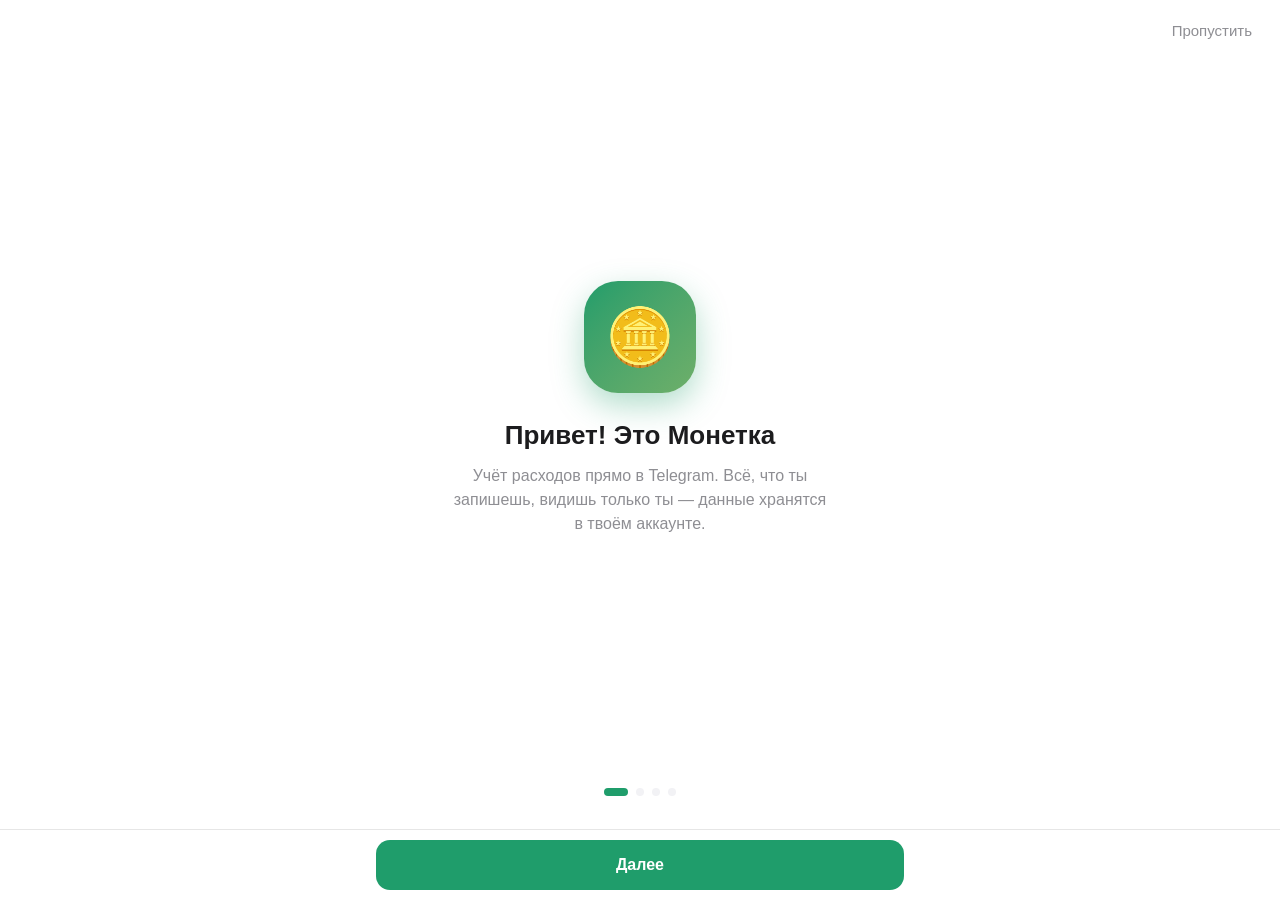
<file: index.html>
<!doctype html>
<html lang="ru">
<head>
  <meta charset="utf-8">
  <meta name="viewport" content="width=device-width, initial-scale=1, maximum-scale=1, user-scalable=no, viewport-fit=cover">
  <title>Расходы</title>
  <!-- SDK Telegram Mini Apps: тема, кнопки, облачное хранилище -->
  <script src="https://telegram.org/js/telegram-web-app.js"></script>
  <link rel="stylesheet" href="css/style.css">
</head>
<body>
  <div class="app">
    <header class="topbar">
      <div class="brand">
        <div class="brand__logo" id="appLogo"></div>
        <div class="brand__text">
          <h1 id="appName"></h1>
          <p id="greeting"></p>
        </div>
      </div>
      <button class="icon-btn" id="settingsBtn" type="button" aria-label="Настройки">
        <svg viewBox="0 0 24 24" width="20" height="20" aria-hidden="true"><path d="M4 7h10M18 7h2M4 17h4M12 17h8" stroke="currentColor" stroke-width="2" stroke-linecap="round"/><circle cx="16" cy="7" r="2.2" fill="none" stroke="currentColor" stroke-width="2"/><circle cx="10" cy="17" r="2.2" fill="none" stroke="currentColor" stroke-width="2"/></svg>
      </button>
    </header>

    <main class="view">
      <div class="month">
        <button class="icon-btn" type="button" data-month="-1" aria-label="Предыдущий месяц">‹</button>
        <h2 id="monthTitle"></h2>
        <button class="icon-btn" type="button" data-month="1" aria-label="Следующий месяц">›</button>
      </div>

      <section class="panel" id="summary"></section>
      <section class="panel" id="chart"></section>

      <div class="section-head">
        <h3>Операции</h3>
        <div class="segmented segmented--small" id="typeFilter">
          <button type="button" data-filter="all">Все</button>
          <button type="button" data-filter="expense">Расходы</button>
          <button type="button" data-filter="income">Доходы</button>
        </div>
      </div>
      <div id="catFilter"></div>
      <div id="opsList"></div>
    </main>

    <!-- Кнопка внизу для обычного браузера. В Telegram вместо неё — нативная MainButton -->
    <div class="bottom-bar" id="bottomBar" hidden>
      <button class="main-btn" id="mainBtn" type="button"></button>
    </div>
  </div>

  <!-- Вступление для нового пользователя. Кнопка «Далее» — MainButton в Telegram или .bottom-bar в браузере -->
  <div class="intro" id="intro" hidden>
    <button type="button" class="intro__skip" id="introSkip">Пропустить</button>
    <div class="intro__body" id="introSlide"></div>
    <div class="intro__dots" id="introDots"></div>
  </div>

  <!-- Шторка: добавление операции и настройки -->
  <div class="sheet" id="sheet" hidden>
    <div class="sheet__backdrop" data-close></div>
    <div class="sheet__panel">
      <div class="sheet__handle" data-close></div>
      <div id="sheetBody"></div>
    </div>
  </div>

  <div class="toast" id="toast"></div>

  <script src="js/config.js"></script>
  <script src="js/storage.js"></script>
  <script src="js/app.js"></script>
</body>
</html>
</file>
<file: css/style.css>
/* Цвета берутся из темы Telegram (--tg-theme-*), в браузере — запасные значения */
:root {
  --bg: var(--tg-theme-bg-color, #ffffff);
  --text: var(--tg-theme-text-color, #1c1c1e);
  --hint: var(--tg-theme-hint-color, #8e8e93);
  --surface: var(--tg-theme-secondary-bg-color, #f2f2f5);
  --danger: var(--tg-theme-destructive-text-color, #e53935);
  --plus: #1f9d6b;
  --warn: #f08c00;
  --accent: #1f9d6b; /* перезаписывается из APP.accent */
  --radius: 16px;
  color-scheme: light dark; /* значок в поле даты под цвет темы */
}

@media (prefers-color-scheme: dark) {
  :root {
    --bg: var(--tg-theme-bg-color, #17181c);
    --text: var(--tg-theme-text-color, #f2f2f4);
    --hint: var(--tg-theme-hint-color, #8d8e94);
    --surface: var(--tg-theme-secondary-bg-color, #25262c);
    --danger: var(--tg-theme-destructive-text-color, #ff6b6b);
    --plus: #3ccf91;
  }
}

* { box-sizing: border-box; margin: 0; padding: 0; }
[hidden] { display: none !important; }

html { -webkit-text-size-adjust: 100%; }
body {
  font: 15px/1.4 -apple-system, BlinkMacSystemFont, "Segoe UI", Roboto, "Helvetica Neue", Arial, sans-serif;
  background: var(--bg);
  color: var(--text);
  -webkit-tap-highlight-color: transparent;
  overflow-x: hidden;
}
button { font: inherit; color: inherit; background: none; border: 0; cursor: pointer; text-align: inherit; }
button:active { opacity: .7; }
button:disabled { opacity: .3; cursor: default; }

.app { max-width: 560px; margin: 0 auto; min-height: 100vh; padding-bottom: 24px; }
body.has-bottom-bar .app { padding-bottom: 96px; }

/* Шапка */
.topbar {
  position: sticky; top: 0; z-index: 10;
  display: flex; align-items: center; gap: 10px;
  padding: 12px 16px;
  background: var(--bg);
}
.icon-btn {
  flex: none; width: 36px; height: 36px; border-radius: 50%;
  background: var(--surface); font-size: 24px; line-height: 1;
  display: grid; place-items: center;
}
.brand { display: flex; align-items: center; gap: 10px; flex: 1; min-width: 0; }
.brand__logo {
  flex: none; width: 40px; height: 40px; border-radius: 12px;
  background: var(--accent); display: grid; place-items: center; font-size: 22px;
}
.brand__text { min-width: 0; }
.brand h1 { font-size: 17px; font-weight: 700; }
.brand p { font-size: 13px; color: var(--hint); white-space: nowrap; overflow: hidden; text-overflow: ellipsis; }

.view { padding: 0 16px; }

/* Месяц */
.month { display: flex; align-items: center; justify-content: space-between; margin: 4px 0 12px; }
.month h2 { font-size: 20px; font-weight: 700; }
.month .icon-btn { padding-bottom: 3px; }

.panel { padding: 16px; margin-bottom: 12px; border-radius: var(--radius); background: var(--surface); }

/* Итоги месяца */
.summary__label { font-size: 13px; color: var(--hint); }
.summary__amount { font-size: 32px; font-weight: 800; letter-spacing: -.5px; margin: 2px 0 12px; }
.summary__stats { display: grid; grid-template-columns: 1fr 1fr; gap: 8px; }
.summary__stats div { padding: 10px 12px; border-radius: 12px; background: var(--bg); }
.summary__stats span { display: block; font-size: 12px; color: var(--hint); }
.summary__stats b { font-size: 16px; white-space: nowrap; }
.is-plus { color: var(--plus); }
.is-minus { color: var(--danger); }

.bar { height: 8px; margin-top: 14px; border-radius: 4px; background: var(--bg); overflow: hidden; }
.bar__fill { height: 100%; border-radius: 4px; background: var(--accent); transition: width .4s ease; }
.bar.is-warn .bar__fill { background: var(--warn); }
.bar.is-over .bar__fill { background: var(--danger); }
.bar__caption { margin-top: 6px; font-size: 13px; color: var(--hint); }

/* Диаграмма */
#chart { display: flex; align-items: center; gap: 16px; }
.donut { position: relative; flex: none; width: 120px; height: 120px; }
.donut__svg { display: block; width: 100%; height: 100%; }
.donut__center {
  position: absolute; inset: 0;
  display: flex; flex-direction: column; align-items: center; justify-content: center;
}
.donut__center b { font-size: 22px; line-height: 1; }
.donut__center span { font-size: 11px; color: var(--hint); }
.legend { flex: 1; min-width: 0; display: flex; flex-direction: column; gap: 2px; }
.legend__row {
  display: grid; grid-template-columns: 8px minmax(0, 1fr) auto; align-items: center; gap: 2px 8px;
  padding: 5px 8px; margin: 0 -8px; border-radius: 8px;
}
.legend__row.is-active { background: var(--bg); }
.legend__dot { width: 8px; height: 8px; border-radius: 50%; }
.legend__title { font-size: 14px; white-space: nowrap; overflow: hidden; text-overflow: ellipsis; }
.legend__pct { font-size: 13px; color: var(--hint); text-align: right; }
.legend__sum { grid-column: 2 / 4; font-size: 12px; color: var(--hint); margin-top: -3px; }
@media (min-width: 400px) {
  .legend__row { grid-template-columns: 8px minmax(0, 1fr) auto auto; }
  .legend__sum { grid-column: auto; margin: 0; font-size: 13px; color: var(--text); font-weight: 600; text-align: right; min-width: 72px; }
}

/* Список операций */
.section-head { display: flex; align-items: center; justify-content: space-between; gap: 8px; margin: 20px 0 8px; }
.section-head h3 { font-size: 18px; }

.chip {
  display: inline-flex; align-items: center; gap: 6px;
  height: 32px; padding: 0 12px; margin-bottom: 4px; border-radius: 16px;
  background: var(--text); color: var(--bg); font-size: 14px; font-weight: 500;
}

.day { margin-top: 8px; }
.day__head {
  display: flex; justify-content: space-between; gap: 8px;
  padding: 8px 0 4px; font-size: 13px; color: var(--hint);
}
.day__head span:first-child::first-letter { text-transform: uppercase; }
.op {
  display: flex; align-items: center; gap: 12px; width: 100%;
  padding: 8px 0; border-bottom: 1px solid var(--surface);
}
.op__icon {
  flex: none; width: 42px; height: 42px; border-radius: 12px;
  display: grid; place-items: center; font-size: 20px;
  background: var(--c);
  background: color-mix(in srgb, var(--c) 28%, var(--bg));
}
.op__info { flex: 1; min-width: 0; display: flex; flex-direction: column; }
.op__title { font-weight: 600; white-space: nowrap; overflow: hidden; text-overflow: ellipsis; }
.op__meta { font-size: 13px; color: var(--hint); }
.op__amount { font-weight: 700; white-space: nowrap; }

.empty-state { text-align: center; padding: 40px 0; color: var(--hint); }
.empty-state__icon { font-size: 48px; margin-bottom: 8px; }

/* Переключатели */
.segmented {
  display: flex; gap: 4px; padding: 4px; margin-bottom: 16px;
  border-radius: 12px; background: var(--surface);
}
.segmented button {
  flex: 1; min-height: 40px; padding: 4px 6px; border-radius: 9px;
  font-size: 14px; font-weight: 500; text-align: center;
}
.segmented button.is-active { background: var(--bg); font-weight: 600; box-shadow: 0 1px 3px rgba(0, 0, 0, .15); }
.segmented--small { margin: 0; padding: 3px; border-radius: 10px; }
.segmented--small button { min-height: 30px; padding: 2px 10px; font-size: 13px; border-radius: 8px; }

/* Форма операции */
.amount {
  display: flex; align-items: baseline; justify-content: center; gap: 6px;
  padding: 8px 0 4px; border-bottom: 2px solid var(--surface);
}
.amount:focus-within { border-color: var(--accent); }
.amount.has-error { border-color: var(--danger); }
.amount input {
  flex: 0 1 auto; max-width: 80%; min-width: 0; border: 0; background: none; outline: none;
  font-family: inherit; font-size: 40px; font-weight: 800; line-height: 1.1;
  color: var(--text); text-align: right;
}
.amount input::placeholder { color: var(--hint); }
.amount span { flex: none; font-size: 28px; font-weight: 700; color: var(--hint); }
.amount__error { min-height: 20px; margin: 4px 0 6px; font-size: 13px; color: var(--danger); text-align: center; }

.cats { display: grid; grid-template-columns: repeat(4, minmax(0, 1fr)); gap: 8px; margin-bottom: 16px; }
.cat {
  display: flex; flex-direction: column; align-items: center; gap: 4px;
  padding: 8px 2px; border-radius: 12px; border: 1.5px solid transparent; text-align: center;
}
.cat.is-active { border-color: var(--c); background: color-mix(in srgb, var(--c) 14%, var(--bg)); }
.cat__icon {
  width: 40px; height: 40px; border-radius: 50%;
  display: grid; place-items: center; font-size: 20px;
  background: var(--c);
  background: color-mix(in srgb, var(--c) 28%, var(--bg));
}
.cat__title { font-size: 12px; line-height: 1.2; max-width: 100%; overflow: hidden; text-overflow: ellipsis; white-space: nowrap; }

.field { margin-bottom: 14px; }
.field label { display: block; margin-bottom: 6px; font-size: 13px; color: var(--hint); }
.field input {
  width: 100%; min-height: 46px; padding: 12px 14px;
  border: 1.5px solid transparent; border-radius: 12px;
  background: var(--surface); color: var(--text);
  font: inherit; outline: none;
  -webkit-appearance: none; appearance: none;
}
.field input::placeholder { color: var(--hint); }
.field input:focus { border-color: var(--accent); }

/* Кнопки */
.primary-btn, .main-btn {
  height: 50px; border-radius: 14px;
  background: var(--accent); color: #fff; font-size: 16px; font-weight: 600; text-align: center;
}
.primary-btn { flex: 1; padding: 0 12px; }
.primary-btn--block { display: block; width: 100%; }
.danger-btn {
  flex: none; height: 50px; padding: 0 16px; border-radius: 14px;
  background: var(--surface); color: var(--danger); font-weight: 600;
}
.secondary-btn {
  height: 44px; padding: 0 16px; border-radius: 12px;
  background: var(--surface); color: var(--accent); font-weight: 600; text-align: center;
}
.secondary-btn--danger { color: var(--danger); }

.bottom-bar {
  position: fixed; left: 0; right: 0; bottom: 0; z-index: 20;
  padding: 10px 16px calc(10px + env(safe-area-inset-bottom));
  background: var(--bg); box-shadow: 0 -1px 0 rgba(128, 128, 128, .2);
}
.main-btn { display: block; width: 100%; max-width: 528px; margin: 0 auto; }

/* Вступление (под нижней кнопкой браузера, над шапкой) */
.intro {
  position: fixed; inset: 0; z-index: 15;
  display: flex; flex-direction: column;
  padding: 12px 24px calc(24px + env(safe-area-inset-bottom));
  background: var(--bg); overflow-y: auto;
}
body.has-bottom-bar .intro { padding-bottom: 96px; }
.intro__skip { align-self: flex-end; padding: 8px 4px; color: var(--hint); font-size: 15px; }
.intro__body { flex: 1; display: flex; align-items: center; justify-content: center; }
.intro__slide {
  width: 100%; max-width: 380px; text-align: center;
  animation: slide-in .3s ease-out;
}
.intro__slide.is-back { animation-name: slide-back; }
@keyframes slide-in { from { opacity: 0; transform: translateX(32px); } }
@keyframes slide-back { from { opacity: 0; transform: translateX(-32px); } }
.intro__icon {
  width: 112px; height: 112px; margin: 0 auto 24px; border-radius: 34px;
  display: grid; place-items: center; font-size: 56px;
  background: var(--accent);
  background: linear-gradient(135deg, var(--accent), color-mix(in srgb, var(--accent) 65%, #ffd166));
  box-shadow: 0 12px 32px color-mix(in srgb, var(--accent) 35%, transparent);
}
.intro__title { font-size: 26px; font-weight: 800; margin-bottom: 10px; }
.intro__text { font-size: 16px; line-height: 1.5; color: var(--hint); }
.intro__dots { display: flex; justify-content: center; gap: 8px; padding: 20px 0 8px; }
.intro__dots i {
  width: 8px; height: 8px; border-radius: 4px; background: var(--surface); cursor: pointer;
  transition: width .25s, background .25s;
}
.intro__dots i.is-active { width: 24px; background: var(--accent); }

.intro-demo {
  margin-top: 24px; padding: 4px 14px; border-radius: var(--radius);
  background: var(--surface); text-align: left; pointer-events: none;
}
.intro-demo .op { border-bottom-color: var(--bg); }
.intro-demo .op:last-child { border-bottom: 0; }
.intro-demo--pad { padding: 14px; }
.intro-demo--pad .bar { margin-top: 0; }
.intro-demo--chart { display: flex; align-items: center; gap: 14px; }
.intro-demo--chart .donut { width: 96px; height: 96px; }
.intro-demo--chart .legend__row { grid-template-columns: 8px minmax(0, 1fr) auto; }

/* Шторка снизу */
.sheet { position: fixed; inset: 0; z-index: 50; }
.sheet__backdrop { position: absolute; inset: 0; background: rgba(0, 0, 0, .45); opacity: 0; transition: opacity .25s; }
.sheet__panel {
  position: absolute; left: 0; right: 0; bottom: 0;
  max-width: 560px; max-height: 92vh; margin: 0 auto; overflow-y: auto;
  padding: 8px 16px calc(16px + env(safe-area-inset-bottom));
  border-radius: 20px 20px 0 0; background: var(--bg);
  transform: translateY(100%); transition: transform .25s ease;
}
.sheet.is-open .sheet__backdrop { opacity: 1; }
.sheet.is-open .sheet__panel { transform: none; }
.sheet__handle { width: 36px; height: 4px; margin: 0 auto 12px; border-radius: 2px; background: var(--hint); opacity: .4; cursor: pointer; }
.sheet__title { margin-bottom: 14px; font-size: 22px; }
.sheet__footer { display: flex; gap: 10px; margin-top: 4px; }
.sheet__note { margin: 14px 0; font-size: 13px; color: var(--hint); }
.sheet__actions { display: flex; flex-direction: column; gap: 8px; }

.toast {
  position: fixed; left: 50%; bottom: 24px; z-index: 60;
  padding: 10px 16px; border-radius: 12px;
  background: rgba(30, 30, 30, .92); color: #fff; font-size: 14px; white-space: nowrap;
  opacity: 0; pointer-events: none;
  transform: translate(-50%, 20px); transition: opacity .2s, transform .2s;
}
.toast.is-visible { opacity: 1; transform: translate(-50%, 0); }
body.has-bottom-bar .toast { bottom: 90px; }
</file>
